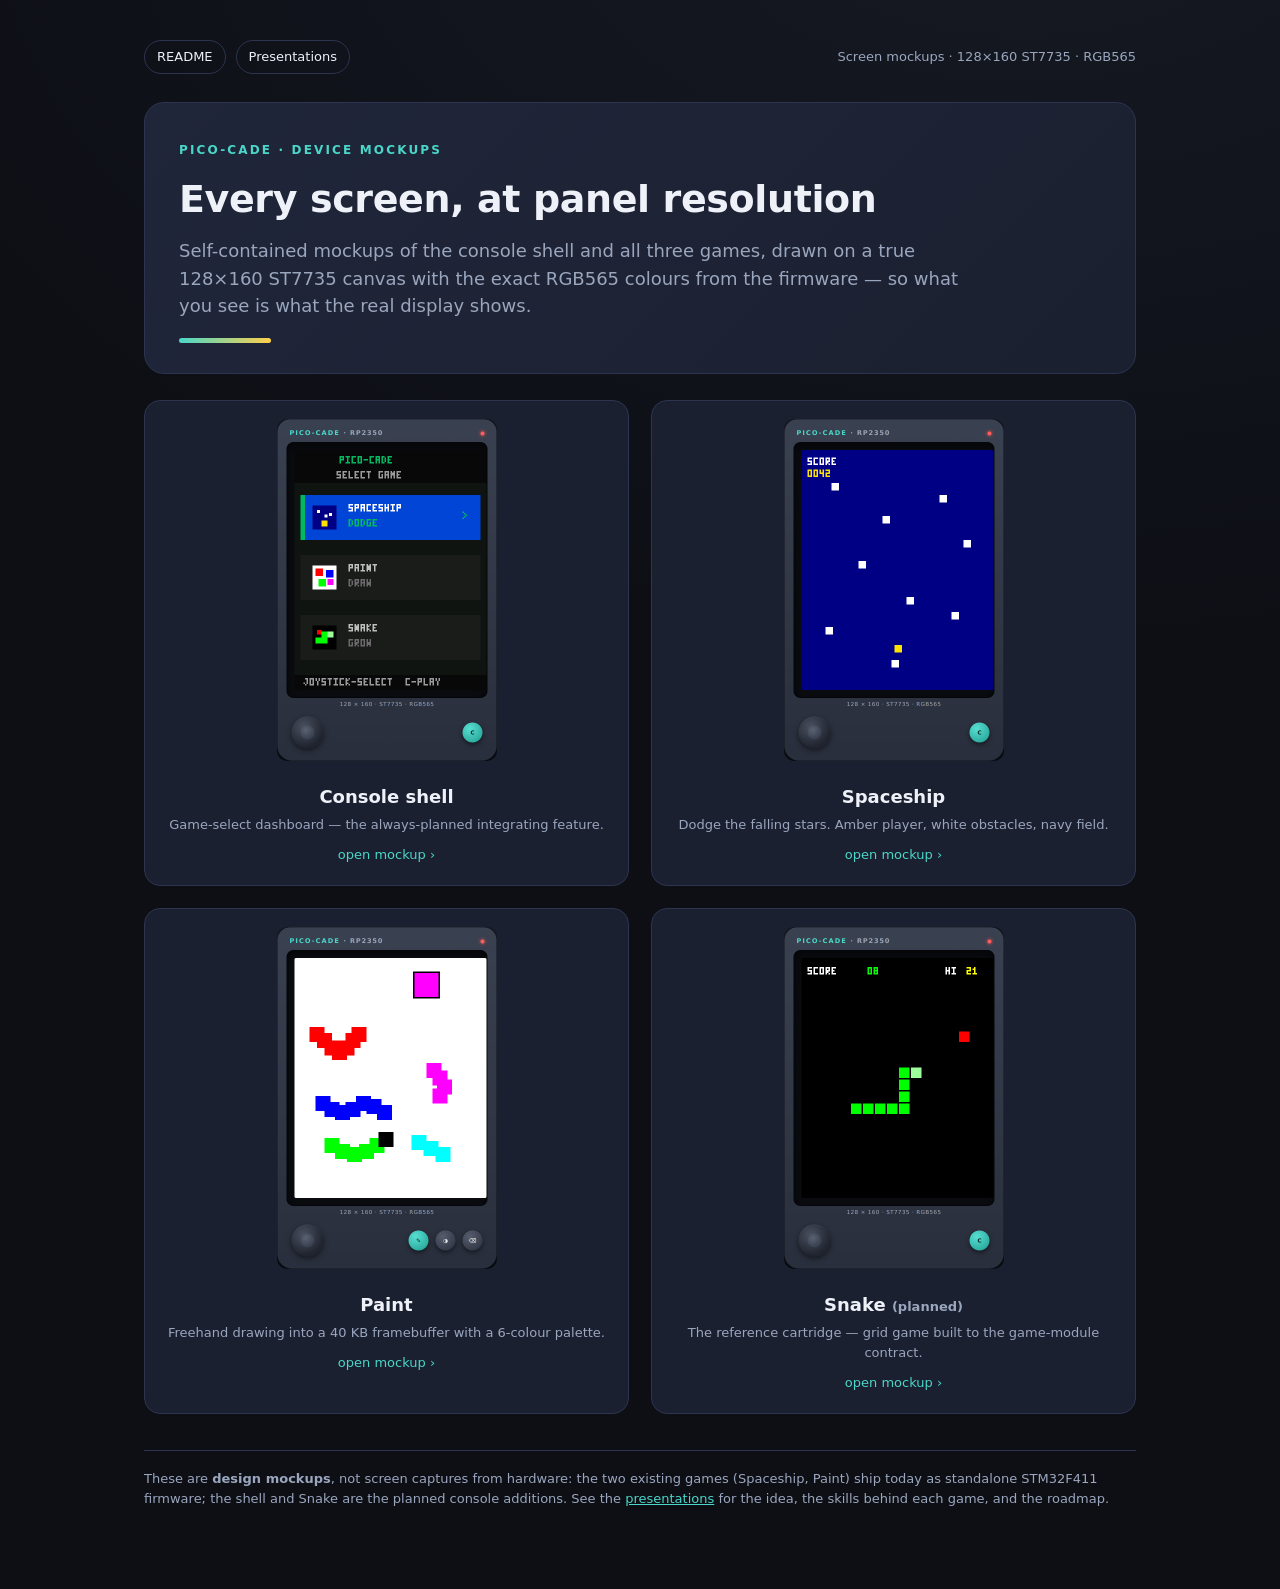
<file: docs/mockups/index.html>
<!doctype html>
<html lang="en">
<head>
<meta charset="utf-8">
<meta name="viewport" content="width=device-width, initial-scale=1">
<title>PICO-CADE — screen mockups</title>
<link rel="stylesheet" href="../presentations/deck.css">
<style>
  .shots { display: grid; grid-template-columns: repeat(2, 1fr); gap: 22px; margin-top: 26px; }
  @media (max-width: 760px) { .shots { grid-template-columns: 1fr; } }
  .shot {
    display: block; text-decoration: none; color: var(--text);
    background: var(--card); border: 1px solid var(--edge);
    border-radius: 16px; padding: 18px; text-align: center;
    transition: border-color .15s, transform .15s;
  }
  .shot:hover { border-color: var(--accent); transform: translateY(-2px); }
  .shot img { width: 220px; max-width: 100%; height: auto; border-radius: 10px; }
  .shot h3 { margin: 14px 0 4px; font-size: 18px; }
  .shot p { margin: 0; color: var(--muted); font-size: 13px; }
  .shot .arrow { color: var(--accent); font-size: 13px; margin-top: 10px; display: inline-block; }
</style>
</head>
<body>
<div class="wrap">
  <nav class="topnav">
    <a href="../../README.md">README</a>
    <a href="../presentations/index.html">Presentations</a>
    <span class="spacer"></span>
    <span class="muted">Screen mockups · 128×160 ST7735 · RGB565</span>
  </nav>

  <header class="hero">
    <span class="tag">PICO-CADE · device mockups</span>
    <h1>Every screen, at panel resolution</h1>
    <p class="lead">Self-contained mockups of the console shell and all three games, drawn on a
    true 128×160 ST7735 canvas with the exact RGB565 colours from the firmware — so what you
    see is what the real display shows.</p>
    <div class="accent-bar"></div>
  </header>

  <div class="shots">
    <a class="shot" href="dashboard.html">
      <img src="dashboard-thumb.png" alt="Console shell game-select screen">
      <h3>Console shell</h3>
      <p>Game-select dashboard — the always-planned integrating feature.</p>
      <span class="arrow">open mockup ›</span>
    </a>
    <a class="shot" href="spaceship.html">
      <img src="spaceship-thumb.png" alt="Spaceship dodge game screen">
      <h3>Spaceship</h3>
      <p>Dodge the falling stars. Amber player, white obstacles, navy field.</p>
      <span class="arrow">open mockup ›</span>
    </a>
    <a class="shot" href="paint.html">
      <img src="paint-thumb.png" alt="Paint freehand drawing screen">
      <h3>Paint</h3>
      <p>Freehand drawing into a 40 KB framebuffer with a 6-colour palette.</p>
      <span class="arrow">open mockup ›</span>
    </a>
    <a class="shot" href="snake.html">
      <img src="snake-thumb.png" alt="Snake game screen">
      <h3>Snake <span class="muted" style="font-size:13px">(planned)</span></h3>
      <p>The reference cartridge — grid game built to the game-module contract.</p>
      <span class="arrow">open mockup ›</span>
    </a>
  </div>

  <div class="foot">
    These are <b>design mockups</b>, not screen captures from hardware: the two existing games
    (Spaceship, Paint) ship today as standalone STM32F411 firmware; the shell and Snake are the
    planned console additions. See the <a href="../presentations/index.html">presentations</a> for
    the idea, the skills behind each game, and the roadmap.
  </div>
</div>
</body>
</html>
</file>
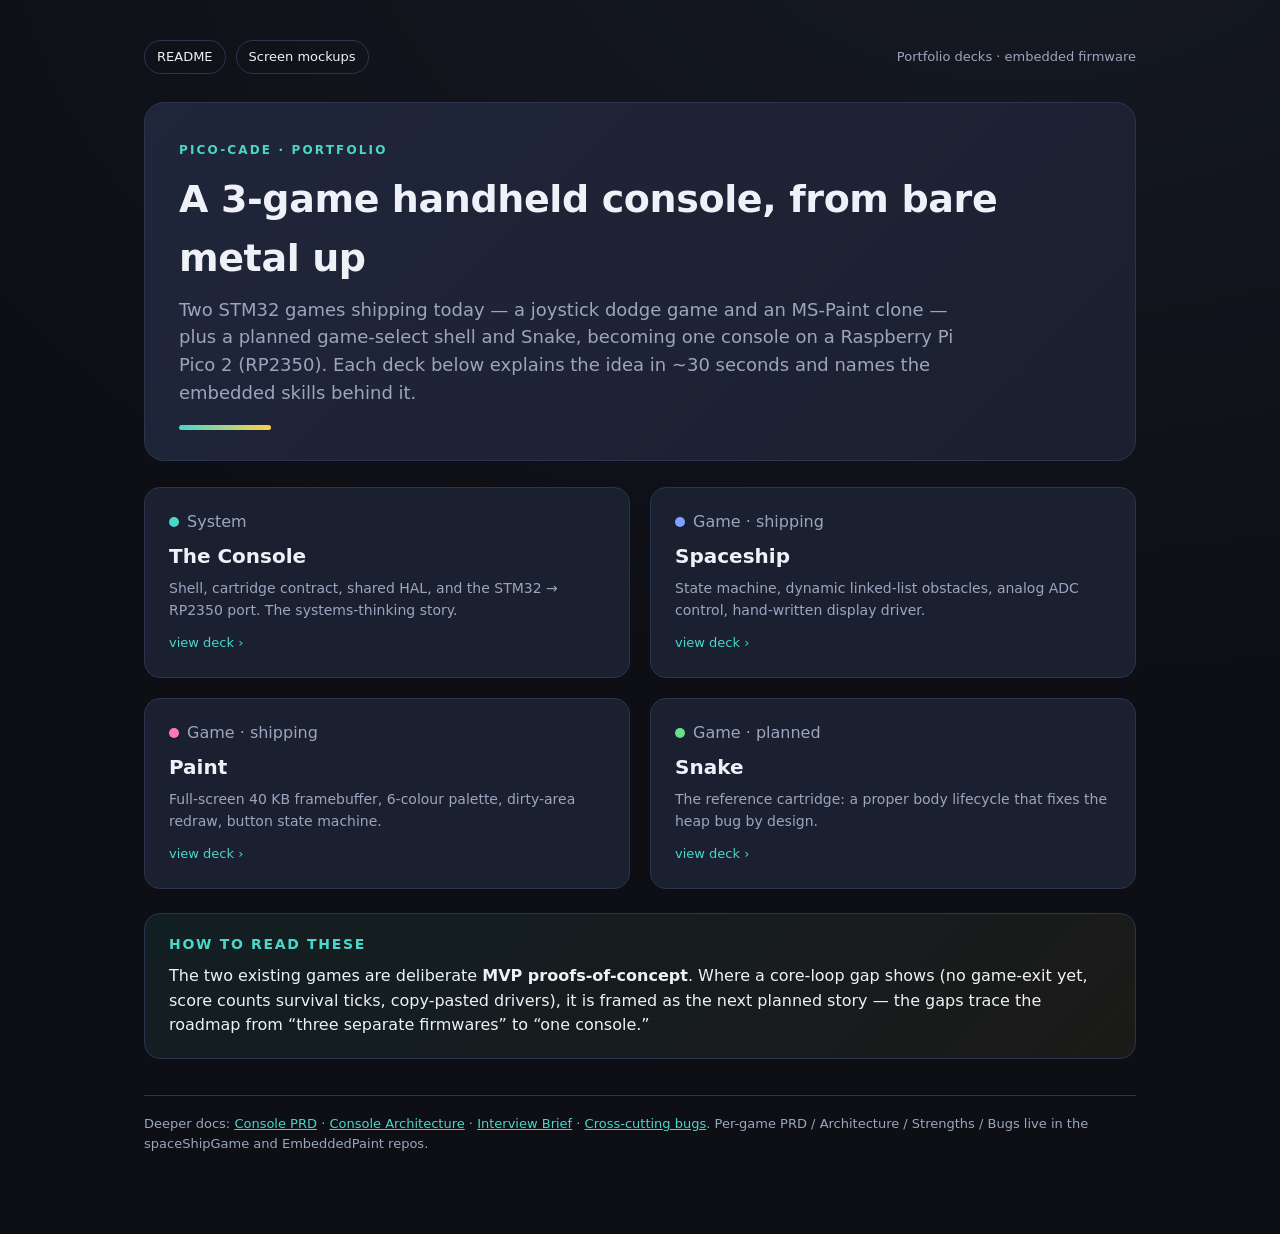
<file: docs/presentations/index.html>
<!doctype html>
<html lang="en">
<head>
<meta charset="utf-8">
<meta name="viewport" content="width=device-width, initial-scale=1">
<title>PICO-CADE — interview presentations</title>
<link rel="stylesheet" href="deck.css">
</head>
<body>
<div class="wrap">
  <nav class="topnav">
    <a href="../../README.md">README</a>
    <a href="../mockups/index.html">Screen mockups</a>
    <span class="spacer"></span>
    <span class="muted">Portfolio decks · embedded firmware</span>
  </nav>

  <header class="hero">
    <span class="tag">PICO-CADE · portfolio</span>
    <h1>A 3-game handheld console, from bare metal up</h1>
    <p class="lead">Two STM32 games shipping today — a joystick dodge game and an MS-Paint clone —
    plus a planned game-select shell and Snake, becoming one console on a Raspberry Pi Pico 2 (RP2350).
    Each deck below explains the idea in ~30 seconds and names the embedded skills behind it.</p>
    <div class="accent-bar"></div>
  </header>

  <div class="gallery">
    <a class="gcard" href="console.html">
      <span class="dot" style="background:var(--console)"></span><span class="muted">System</span>
      <h3>The Console</h3>
      <p>Shell, cartridge contract, shared HAL, and the STM32 → RP2350 port. The systems-thinking story.</p>
      <span class="arrow">view deck ›</span>
    </a>
    <a class="gcard" href="spaceship.html">
      <span class="dot" style="background:var(--space)"></span><span class="muted">Game · shipping</span>
      <h3>Spaceship</h3>
      <p>State machine, dynamic linked-list obstacles, analog ADC control, hand-written display driver.</p>
      <span class="arrow">view deck ›</span>
    </a>
    <a class="gcard" href="paint.html">
      <span class="dot" style="background:var(--paint)"></span><span class="muted">Game · shipping</span>
      <h3>Paint</h3>
      <p>Full-screen 40 KB framebuffer, 6-colour palette, dirty-area redraw, button state machine.</p>
      <span class="arrow">view deck ›</span>
    </a>
    <a class="gcard" href="snake.html">
      <span class="dot" style="background:var(--snake)"></span><span class="muted">Game · planned</span>
      <h3>Snake</h3>
      <p>The reference cartridge: a proper body lifecycle that fixes the heap bug by design.</p>
      <span class="arrow">view deck ›</span>
    </a>
  </div>

  <div class="poc">
    <h2>How to read these</h2>
    <p>The two existing games are deliberate <b>MVP proofs-of-concept</b>. Where a core-loop gap
    shows (no game-exit yet, score counts survival ticks, copy-pasted drivers), it is framed as the
    next planned story — the gaps trace the roadmap from “three separate firmwares” to “one console.”</p>
  </div>

  <div class="foot">
    Deeper docs: <a href="../CONSOLE-PRD.md">Console PRD</a> ·
    <a href="../CONSOLE-ARCHITECTURE.md">Console Architecture</a> ·
    <a href="../INTERVIEW-BRIEF.md">Interview Brief</a> ·
    <a href="../CROSS-CUTTING-IMPROVEMENTS-AND-BUGS.md">Cross-cutting bugs</a>.
    Per-game PRD / Architecture / Strengths / Bugs live in the spaceShipGame and EmbeddedPaint repos.
  </div>
</div>
</body>
</html>
</file>
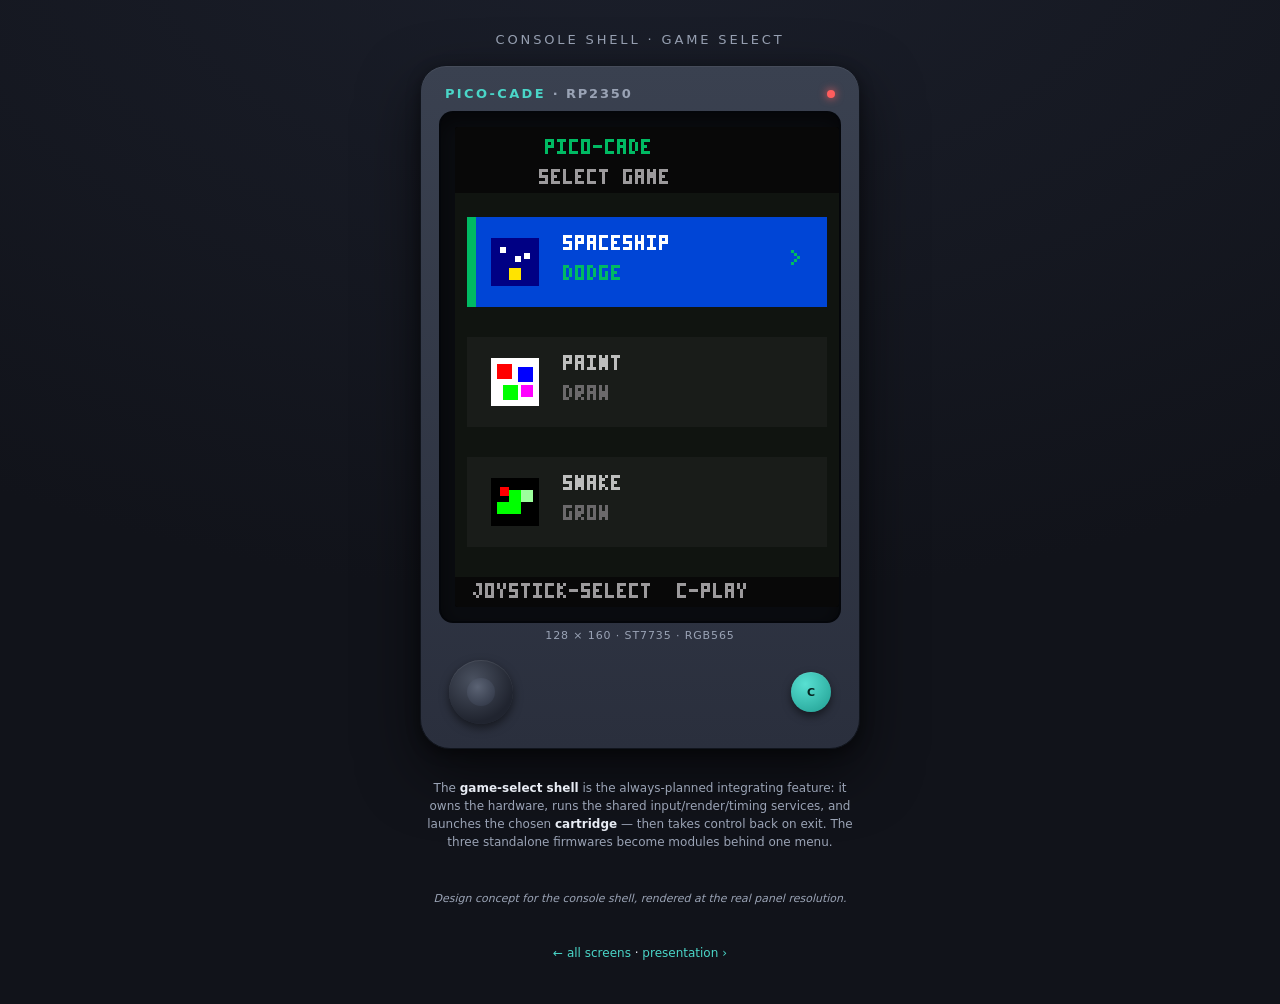
<file: docs/mockups/dashboard.html>
<!doctype html>
<html lang="en">
<head>
<meta charset="utf-8">
<meta name="viewport" content="width=device-width, initial-scale=1">
<title>Dashboard — PICO-CADE game-select shell (128×160 ST7735)</title>
<link rel="stylesheet" href="device.css">
</head>
<body>
<div class="stage">
  <p class="screen-title">Console shell · game select</p>

  <div class="device">
    <div class="brand-row">
      <span class="brand">PICO-CADE <span class="sub">· RP2350</span></span>
      <span class="power-led"></span>
    </div>
    <div class="bezel">
      <canvas class="screen" id="screen" width="128" height="160"></canvas>
    </div>
    <div class="screen-meta">128 × 160 · ST7735 · RGB565</div>
    <div class="controls">
      <div class="stick" title="Analog joystick — move selection"></div>
      <div class="btns">
        <div class="btn accent" title="C — launch selected game">C</div>
      </div>
    </div>
  </div>

  <p class="legend">
    The <b>game-select shell</b> is the always-planned integrating feature: it
    owns the hardware, runs the shared input/render/timing services, and
    launches the chosen <b>cartridge</b> — then takes control back on exit. The
    three standalone firmwares become modules behind one menu.
  </p>
  <p class="note">Design concept for the console shell, rendered at the real panel resolution.</p>
  <p class="backlink"><a href="index.html">← all screens</a> · <a href="../presentations/console.html">presentation ›</a></p>
</div>

<script src="device.js"></script>
<script>
  var ctx = PICO.ctxOf('screen');
  var C = PICO.COL;

  var BG = 0x10A2;      // deep slate background
  var PANEL = 0x18E3;   // menu row panel
  var SEL = 0x05CC;     // accent teal (selection)
  var SELDK = 0x023A;   // dark teal fill

  PICO.fill565(ctx, 0, 0, 128, 160, BG);

  // header
  PICO.fill565(ctx, 0, 0, 128, 22, 0x0841);
  PICO.text(ctx, 'PICO-CADE', 30, 4, SEL, 1);
  PICO.text(ctx, 'SELECT GAME', 28, 14, 0x9CD3, 1);

  // ---- mini 16x16 icon sprites ----
  function iconBox(x, y, bg) { PICO.fill565(ctx, x, y, 16, 16, bg); }

  function iconSpace(x, y) {
    iconBox(x, y, C.SHIP_BG);
    PICO.fill565(ctx, x + 6, y + 10, 4, 4, C.SHIP_PLAYER); // player
    PICO.fill565(ctx, x + 3, y + 3, 2, 2, C.WHITE);
    PICO.fill565(ctx, x + 11, y + 5, 2, 2, C.WHITE);
    PICO.fill565(ctx, x + 8, y + 6, 2, 2, C.WHITE);
  }
  function iconPaint(x, y) {
    iconBox(x, y, C.WHITE);
    PICO.fill565(ctx, x + 2, y + 2, 5, 5, C.RED);
    PICO.fill565(ctx, x + 9, y + 3, 5, 5, C.BLUE);
    PICO.fill565(ctx, x + 4, y + 9, 5, 5, C.GREEN);
    PICO.fill565(ctx, x + 10, y + 9, 4, 4, C.MAGENTA);
  }
  function iconSnake(x, y) {
    iconBox(x, y, C.BLACK);
    PICO.fill565(ctx, x + 2, y + 8, 4, 4, C.GREEN);
    PICO.fill565(ctx, x + 6, y + 8, 4, 4, C.GREEN);
    PICO.fill565(ctx, x + 6, y + 4, 4, 4, C.GREEN);
    PICO.fill565(ctx, x + 10, y + 4, 4, 4, 0x9FF3);
    PICO.fill565(ctx, x + 3, y + 3, 3, 3, C.RED); // food
  }

  // ---- menu rows ----
  var rows = [
    { y: 32, name: 'SPACESHIP', sub: 'DODGE', icon: iconSpace, sel: true },
    { y: 72, name: 'PAINT',     sub: 'DRAW',  icon: iconPaint, sel: false },
    { y: 112, name: 'SNAKE',    sub: 'GROW',  icon: iconSnake, sel: false }
  ];

  for (var i = 0; i < rows.length; i++) {
    var r = rows[i];
    if (r.sel) {
      PICO.fill565(ctx, 4, r.y - 2, 120, 30, SELDK);
      PICO.fill565(ctx, 4, r.y - 2, 3, 30, SEL);   // accent edge
    } else {
      PICO.fill565(ctx, 4, r.y - 2, 120, 30, PANEL);
    }
    r.icon(12, r.y + 5);
    PICO.text(ctx, r.name, 36, r.y + 4, r.sel ? C.WHITE : 0xBDF7, 1);
    PICO.text(ctx, r.sub, 36, r.y + 14, r.sel ? SEL : 0x6B4D, 1);
    if (r.sel) PICO.text(ctx, '>', 112, r.y + 9, SEL, 1);
  }

  // footer hint
  PICO.fill565(ctx, 0, 150, 128, 10, 0x0841);
  PICO.text(ctx, 'JOYSTICK-SELECT  C-PLAY', 6, 152, 0x9CD3, 1);
</script>
</body>
</html>
</file>
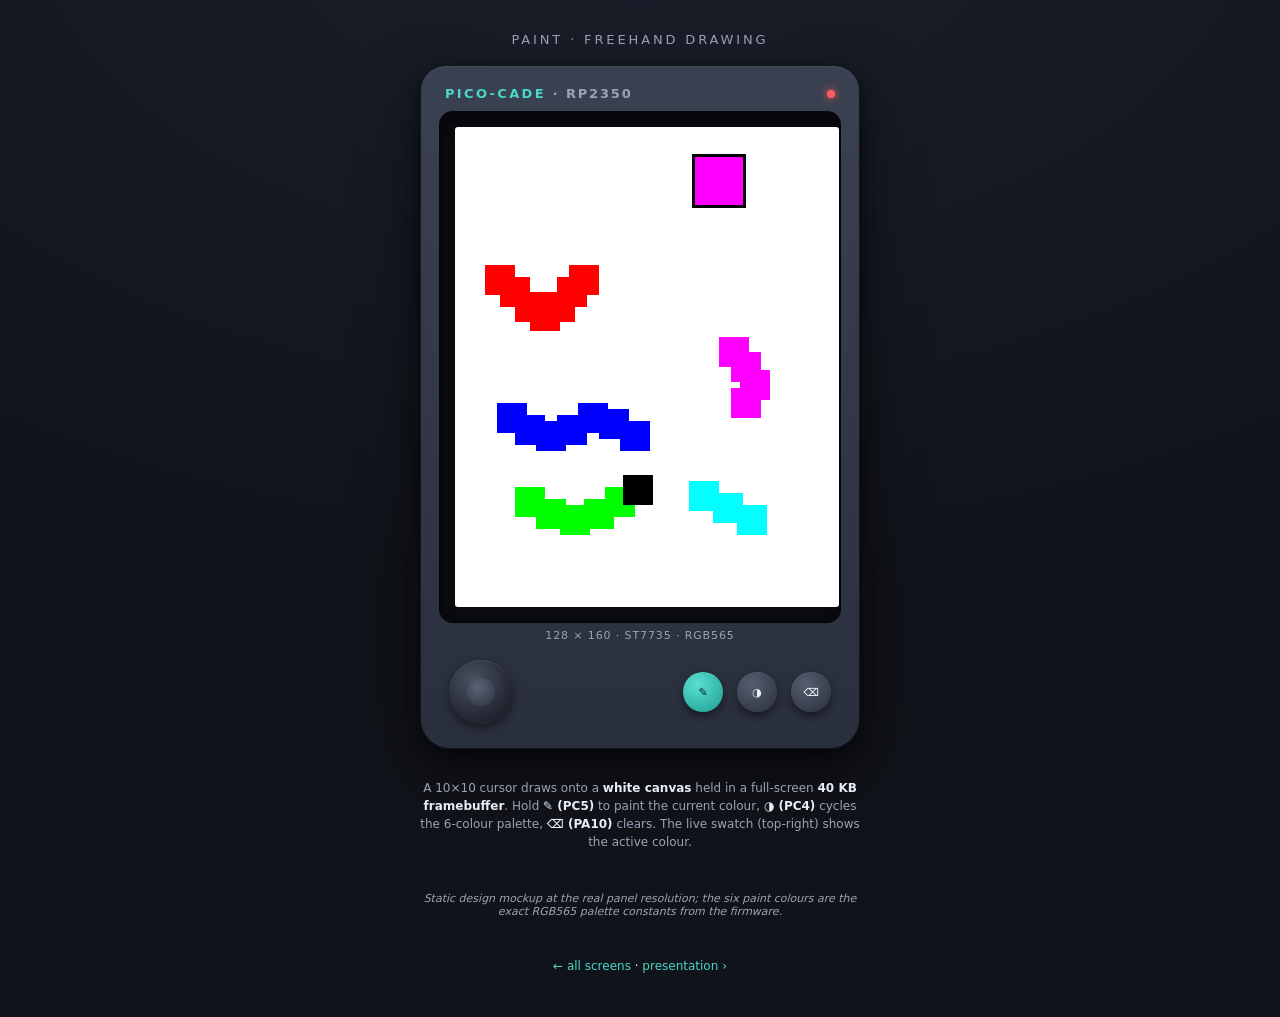
<file: docs/mockups/paint.html>
<!doctype html>
<html lang="en">
<head>
<meta charset="utf-8">
<meta name="viewport" content="width=device-width, initial-scale=1">
<title>Paint — PICO-CADE mockup (128×160 ST7735)</title>
<link rel="stylesheet" href="device.css">
</head>
<body>
<div class="stage">
  <p class="screen-title">Paint · freehand drawing</p>

  <div class="device">
    <div class="brand-row">
      <span class="brand">PICO-CADE <span class="sub">· RP2350</span></span>
      <span class="power-led"></span>
    </div>
    <div class="bezel">
      <canvas class="screen" id="screen" width="128" height="160"></canvas>
    </div>
    <div class="screen-meta">128 × 160 · ST7735 · RGB565</div>
    <div class="controls">
      <div class="stick" title="Analog joystick — moves the 10×10 cursor"></div>
      <div class="btns">
        <div class="btn accent" title="PC5 — hold to paint">✎</div>
        <div class="btn" title="PC4 — cycle colour">◑</div>
        <div class="btn" title="PA10 — clear">⌫</div>
      </div>
    </div>
  </div>

  <p class="legend">
    A 10×10 cursor draws onto a <b>white canvas</b> held in a full-screen
    <b>40 KB framebuffer</b>. Hold <b>✎ (PC5)</b> to paint the current colour,
    <b>◑ (PC4)</b> cycles the 6-colour palette, <b>⌫ (PA10)</b> clears. The live
    swatch (top-right) shows the active colour.
  </p>
  <p class="note">Static design mockup at the real panel resolution; the six paint colours are the exact RGB565 palette constants from the firmware.</p>
  <p class="backlink"><a href="index.html">← all screens</a> · <a href="../presentations/paint.html">presentation ›</a></p>
</div>

<script src="device.js"></script>
<script>
  var ctx = PICO.ctxOf('screen');
  var C = PICO.COL;

  // white canvas
  PICO.fill565(ctx, 0, 0, 128, 160, C.WHITE);

  // helper: a freehand stroke = overlapping 10x10 blocks along a path
  function stroke(pts, color) {
    for (var i = 0; i < pts.length; i++) {
      PICO.fill565(ctx, pts[i][0], pts[i][1], 10, 10, color);
    }
  }

  // red squiggle (upper-left)
  stroke([[10,46],[15,50],[20,55],[25,58],[30,55],[34,50],[38,46]], C.RED);
  // blue wave (middle)
  stroke([[14,92],[20,96],[27,98],[34,96],[41,92],[48,94],[55,98]], C.BLUE);
  // green arc (lower-left to centre)
  stroke([[20,120],[27,124],[35,126],[43,124],[50,120]], C.GREEN);
  // magenta short mark (right)
  stroke([[88,70],[92,75],[95,81],[92,87]], C.MAGENTA);
  // cyan dots (lower-right)
  stroke([[78,118],[86,122],[94,126]], C.CYAN);

  // active-colour swatch UI (firmware draws it at x80..95, y10..25)
  PICO.fill565(ctx, 79, 9, 18, 18, C.BLACK);     // thin frame
  PICO.fill565(ctx, 80, 10, 16, 16, C.MAGENTA);  // current colour

  // black 10x10 cursor near the green arc
  PICO.fill565(ctx, 56, 116, 10, 10, C.BLACK);
</script>
</body>
</html>
</file>
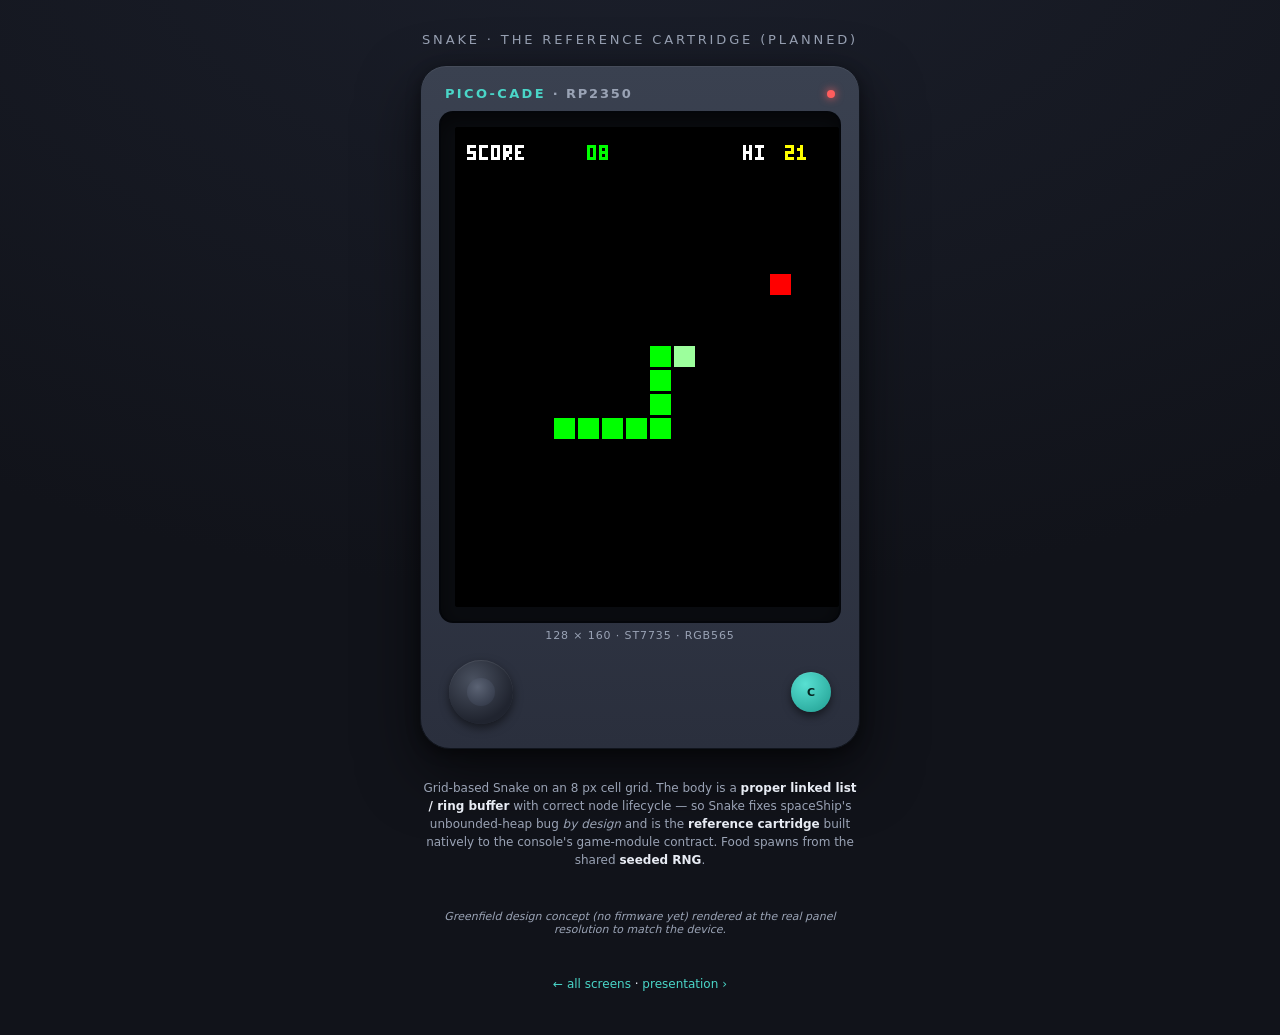
<file: docs/mockups/snake.html>
<!doctype html>
<html lang="en">
<head>
<meta charset="utf-8">
<meta name="viewport" content="width=device-width, initial-scale=1">
<title>Snake — PICO-CADE mockup (128×160 ST7735)</title>
<link rel="stylesheet" href="device.css">
</head>
<body>
<div class="stage">
  <p class="screen-title">Snake · the reference cartridge (planned)</p>

  <div class="device">
    <div class="brand-row">
      <span class="brand">PICO-CADE <span class="sub">· RP2350</span></span>
      <span class="power-led"></span>
    </div>
    <div class="bezel">
      <canvas class="screen" id="screen" width="128" height="160"></canvas>
    </div>
    <div class="screen-meta">128 × 160 · ST7735 · RGB565</div>
    <div class="controls">
      <div class="stick" title="Analog joystick — 4-direction steering"></div>
      <div class="btns">
        <div class="btn accent" title="Start / pause">C</div>
      </div>
    </div>
  </div>

  <p class="legend">
    Grid-based Snake on an 8 px cell grid. The body is a <b>proper linked
    list / ring buffer</b> with correct node lifecycle — so Snake fixes
    spaceShip's unbounded-heap bug <i>by design</i> and is the <b>reference
    cartridge</b> built natively to the console's game-module contract.
    Food spawns from the shared <b>seeded RNG</b>.
  </p>
  <p class="note">Greenfield design concept (no firmware yet) rendered at the real panel resolution to match the device.</p>
  <p class="backlink"><a href="index.html">← all screens</a> · <a href="../presentations/snake.html">presentation ›</a></p>
</div>

<script src="device.js"></script>
<script>
  var ctx = PICO.ctxOf('screen');
  var C = PICO.COL;
  var C_DKGRID = 0x0841;  // very dark grid line
  var C_SNAKE = C.GREEN;
  var C_HEAD = 0x9FF3;    // light green head
  var C_FOOD = C.RED;
  var CELL = 8;

  // dark field
  PICO.fill565(ctx, 0, 0, 128, 160, C.BLACK);

  // faint grid (play area below the HUD strip)
  var top = 24;
  for (var x = 0; x <= 128; x += CELL) PICO.fill565(ctx, x, top, 1, 160 - top, C_DKGRID);
  for (var y = top; y <= 160; y += CELL) PICO.fill565(ctx, 0, y, 128, 1, C_DKGRID);

  function cell(cx, cy, color) {
    PICO.fill565(ctx, cx * CELL + 1, cy * CELL + 1, CELL - 1, CELL - 1, color);
  }

  // snake body (cells), head last/brightest — an L shape
  var body = [[4,12],[5,12],[6,12],[7,12],[8,12],[8,11],[8,10],[8,9],[9,9]];
  for (var i = 0; i < body.length - 1; i++) cell(body[i][0], body[i][1], C_SNAKE);
  var h = body[body.length - 1];
  cell(h[0], h[1], C_HEAD);

  // food
  cell(13, 6, C_FOOD);

  // HUD
  PICO.text(ctx, 'SCORE', 4, 6, C.WHITE, 1);
  PICO.text(ctx, '08', 44, 6, C.GREEN, 1);
  PICO.text(ctx, 'HI', 96, 6, C.WHITE, 1);
  PICO.text(ctx, '21', 110, 6, C.YELLOW, 1);
</script>
</body>
</html>
</file>
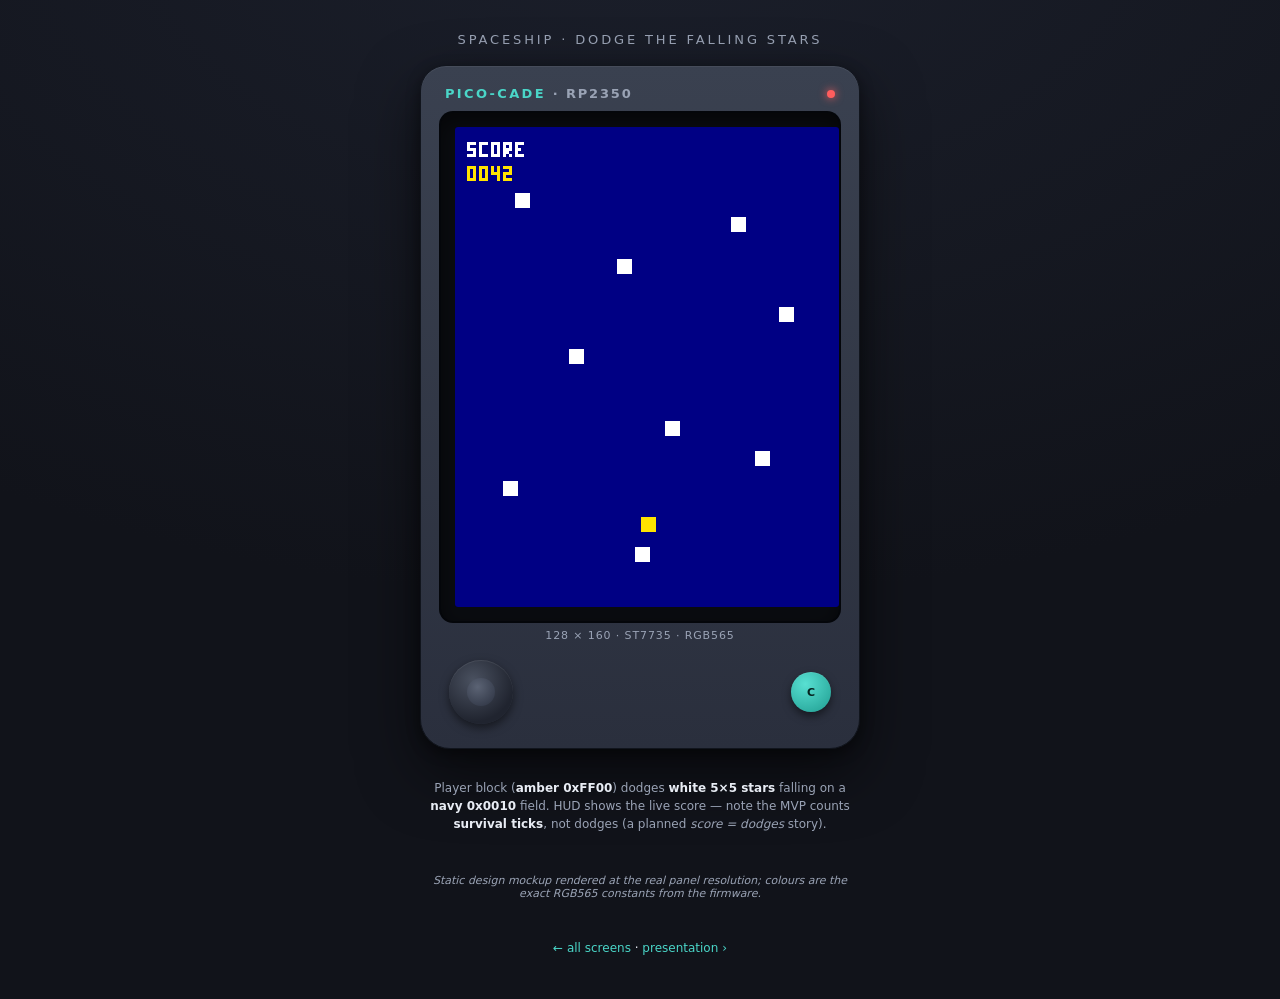
<file: docs/mockups/spaceship.html>
<!doctype html>
<html lang="en">
<head>
<meta charset="utf-8">
<meta name="viewport" content="width=device-width, initial-scale=1">
<title>Spaceship — PICO-CADE mockup (128×160 ST7735)</title>
<link rel="stylesheet" href="device.css">
</head>
<body>
<div class="stage">
  <p class="screen-title">Spaceship · dodge the falling stars</p>

  <div class="device">
    <div class="brand-row">
      <span class="brand">PICO-CADE <span class="sub">· RP2350</span></span>
      <span class="power-led"></span>
    </div>
    <div class="bezel">
      <canvas class="screen" id="screen" width="128" height="160"></canvas>
    </div>
    <div class="screen-meta">128 × 160 · ST7735 · RGB565</div>
    <div class="controls">
      <div class="stick" title="Analog joystick — PA1 / PB1"></div>
      <div class="btns">
        <div class="btn accent" title="PA10 — start">C</div>
      </div>
    </div>
  </div>

  <p class="legend">
    Player block (<b>amber 0xFF00</b>) dodges <b>white 5×5 stars</b> falling on a
    <b>navy 0x0010</b> field. HUD shows the live score — note the MVP counts
    <b>survival ticks</b>, not dodges (a planned <i>score = dodges</i> story).
  </p>
  <p class="note">Static design mockup rendered at the real panel resolution; colours are the exact RGB565 constants from the firmware.</p>
  <p class="backlink"><a href="index.html">← all screens</a> · <a href="../presentations/spaceship.html">presentation ›</a></p>
</div>

<script src="device.js"></script>
<script>
  var ctx = PICO.ctxOf('screen');
  var C = PICO.COL;

  // background field
  PICO.fill565(ctx, 0, 0, 128, 160, C.SHIP_BG);

  // falling stars (white 5x5), scattered down the field
  var stars = [[20,22],[54,44],[92,30],[38,74],[108,60],[70,98],[16,118],[100,108],[60,140]];
  for (var i = 0; i < stars.length; i++) {
    PICO.fill565(ctx, stars[i][0], stars[i][1], 5, 5, C.WHITE);
  }

  // player block (amber 5x5) near bottom-centre
  PICO.fill565(ctx, 62, 130, 5, 5, C.SHIP_PLAYER);

  // HUD
  PICO.text(ctx, 'SCORE', 4, 5, C.WHITE, 1);
  PICO.text(ctx, '0042', 4, 13, C.SHIP_PLAYER, 1);
</script>
</body>
</html>
</file>
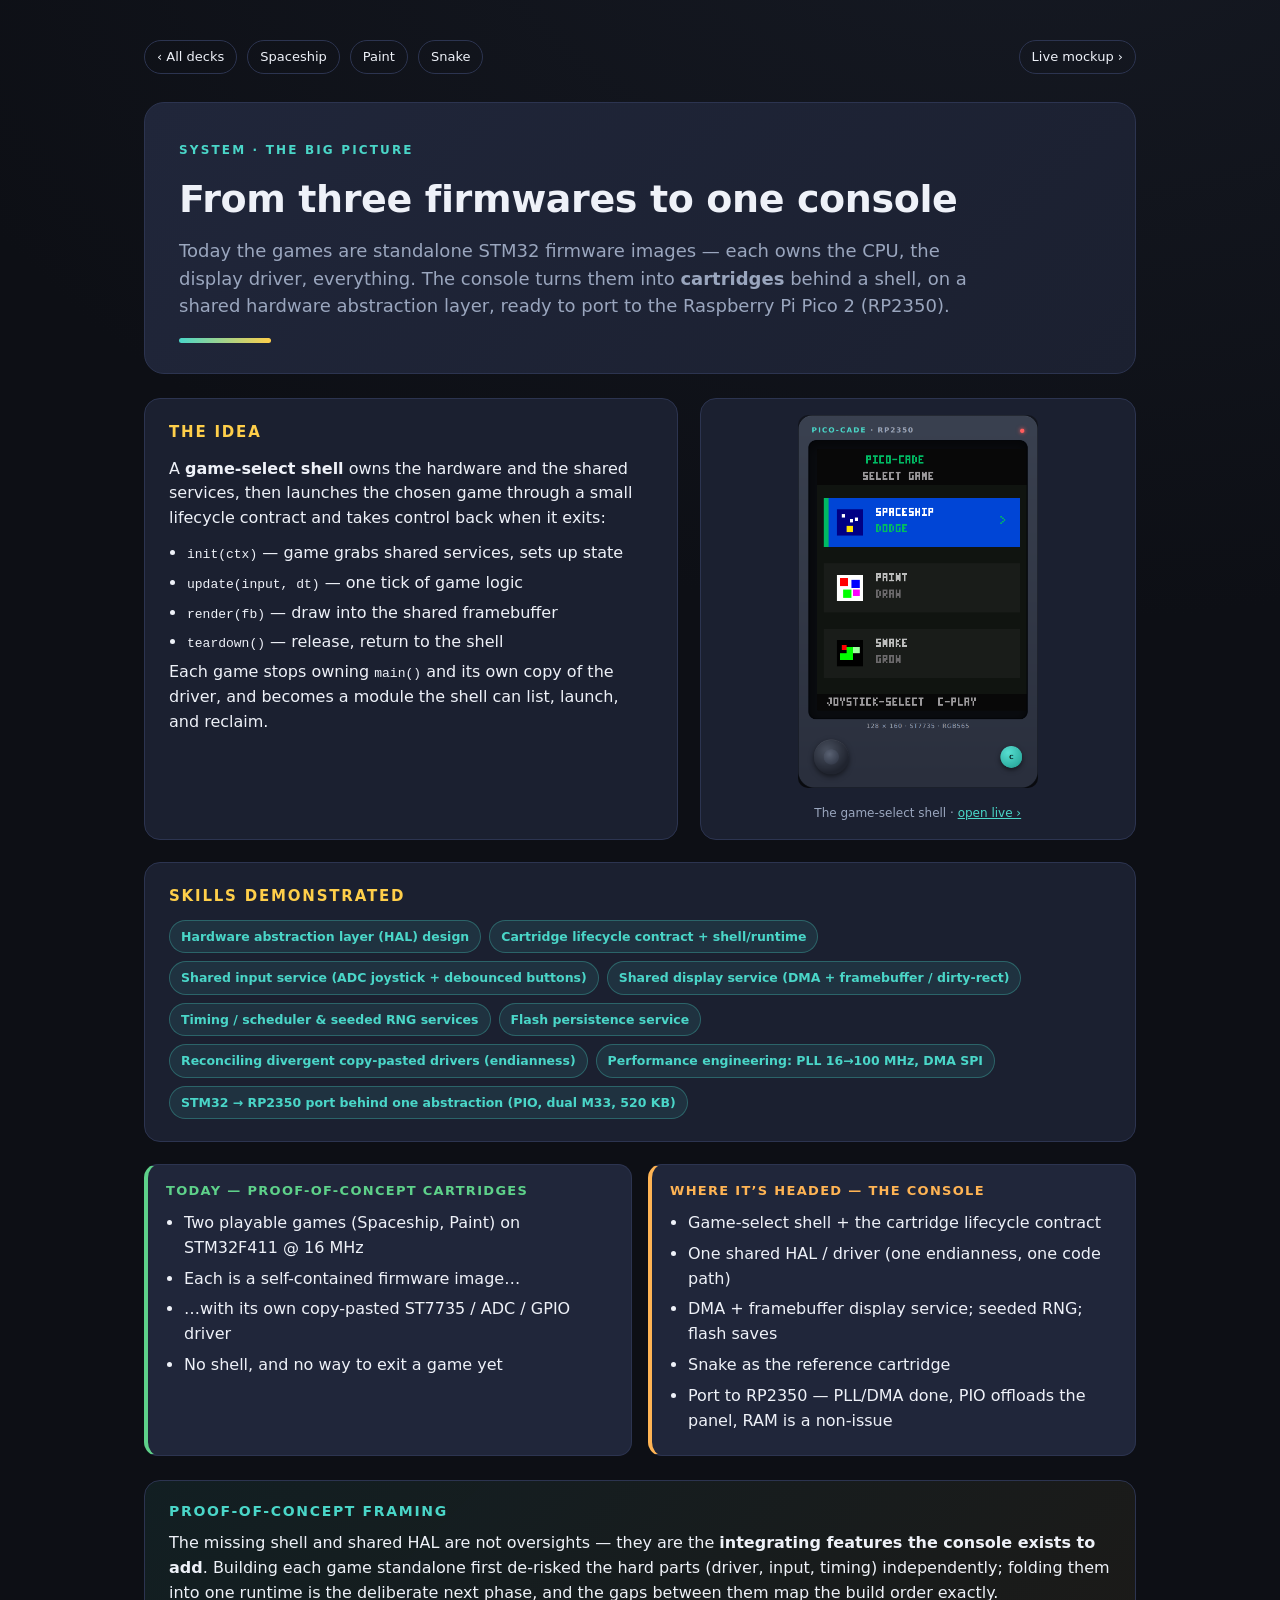
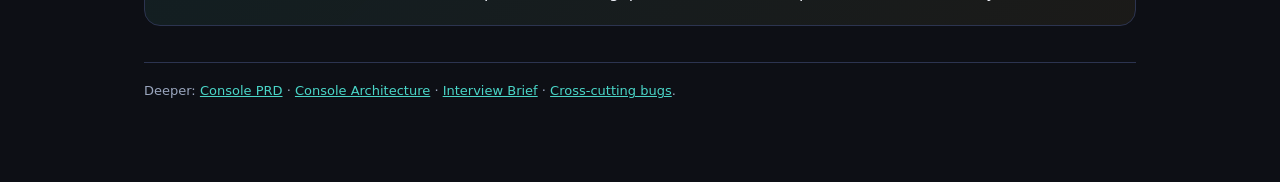
<file: docs/presentations/console.html>
<!doctype html>
<html lang="en">
<head>
<meta charset="utf-8">
<meta name="viewport" content="width=device-width, initial-scale=1">
<title>The Console — PICO-CADE presentation</title>
<link rel="stylesheet" href="deck.css">
</head>
<body>
<div class="wrap">
  <nav class="topnav">
    <a href="index.html">‹ All decks</a>
    <a href="spaceship.html">Spaceship</a>
    <a href="paint.html">Paint</a>
    <a href="snake.html">Snake</a>
    <span class="spacer"></span>
    <a href="../mockups/dashboard.html">Live mockup ›</a>
  </nav>

  <header class="hero">
    <span class="tag">System · the big picture</span>
    <h1>From three firmwares to one console</h1>
    <p class="lead">Today the games are standalone STM32 firmware images — each owns the CPU, the
    display driver, everything. The console turns them into <b>cartridges</b> behind a shell, on a
    shared hardware abstraction layer, ready to port to the Raspberry Pi Pico 2 (RP2350).</p>
    <div class="accent-bar"></div>
  </header>

  <div class="grid">
    <div class="card">
      <h2>The idea</h2>
      <p>A <b>game-select shell</b> owns the hardware and the shared services, then launches the
      chosen game through a small lifecycle contract and takes control back when it exits:</p>
      <ul>
        <li><code>init(ctx)</code> — game grabs shared services, sets up state</li>
        <li><code>update(input, dt)</code> — one tick of game logic</li>
        <li><code>render(fb)</code> — draw into the shared framebuffer</li>
        <li><code>teardown()</code> — release, return to the shell</li>
      </ul>
      <p class="muted">Each game stops owning <code>main()</code> and its own copy of the driver,
      and becomes a module the shell can list, launch, and reclaim.</p>
    </div>
    <div class="preview">
      <a href="../mockups/dashboard.html"><img src="../mockups/dashboard-thumb.png" alt="Console shell mockup" style="width:240px;max-width:100%;border-radius:10px"></a>
      <div class="cap">The game-select shell · <a href="../mockups/dashboard.html">open live ›</a></div>
    </div>
  </div>

  <div class="card" style="margin-top:22px">
    <h2>Skills demonstrated</h2>
    <div class="chips">
      <span class="chip">Hardware abstraction layer (HAL) design</span>
      <span class="chip">Cartridge lifecycle contract + shell/runtime</span>
      <span class="chip">Shared input service (ADC joystick + debounced buttons)</span>
      <span class="chip">Shared display service (DMA + framebuffer / dirty-rect)</span>
      <span class="chip">Timing / scheduler &amp; seeded RNG services</span>
      <span class="chip">Flash persistence service</span>
      <span class="chip">Reconciling divergent copy-pasted drivers (endianness)</span>
      <span class="chip">Performance engineering: PLL 16→100&nbsp;MHz, DMA SPI</span>
      <span class="chip">STM32 → RP2350 port behind one abstraction (PIO, dual M33, 520&nbsp;KB)</span>
    </div>
  </div>

  <div class="road" style="margin-top:22px">
    <div class="col now">
      <h4>Today — proof-of-concept cartridges</h4>
      <ul>
        <li>Two playable games (Spaceship, Paint) on STM32F411 @ 16&nbsp;MHz</li>
        <li>Each is a self-contained firmware image…</li>
        <li>…with its own copy-pasted ST7735 / ADC / GPIO driver</li>
        <li>No shell, and no way to exit a game yet</li>
      </ul>
    </div>
    <div class="col next">
      <h4>Where it’s headed — the console</h4>
      <ul>
        <li>Game-select shell + the cartridge lifecycle contract</li>
        <li>One shared HAL / driver (one endianness, one code path)</li>
        <li>DMA + framebuffer display service; seeded RNG; flash saves</li>
        <li>Snake as the reference cartridge</li>
        <li>Port to RP2350 — PLL/DMA done, PIO offloads the panel, RAM is a non-issue</li>
      </ul>
    </div>
  </div>

  <div class="poc">
    <h2>Proof-of-concept framing</h2>
    <p>The missing shell and shared HAL are not oversights — they are the <b>integrating features
    the console exists to add</b>. Building each game standalone first de-risked the hard parts
    (driver, input, timing) independently; folding them into one runtime is the deliberate next phase,
    and the gaps between them map the build order exactly.</p>
  </div>

  <div class="foot">
    Deeper: <a href="../CONSOLE-PRD.md">Console PRD</a> ·
    <a href="../CONSOLE-ARCHITECTURE.md">Console Architecture</a> ·
    <a href="../INTERVIEW-BRIEF.md">Interview Brief</a> ·
    <a href="../CROSS-CUTTING-IMPROVEMENTS-AND-BUGS.md">Cross-cutting bugs</a>.
  </div>
</div>
</body>
</html>
</file>
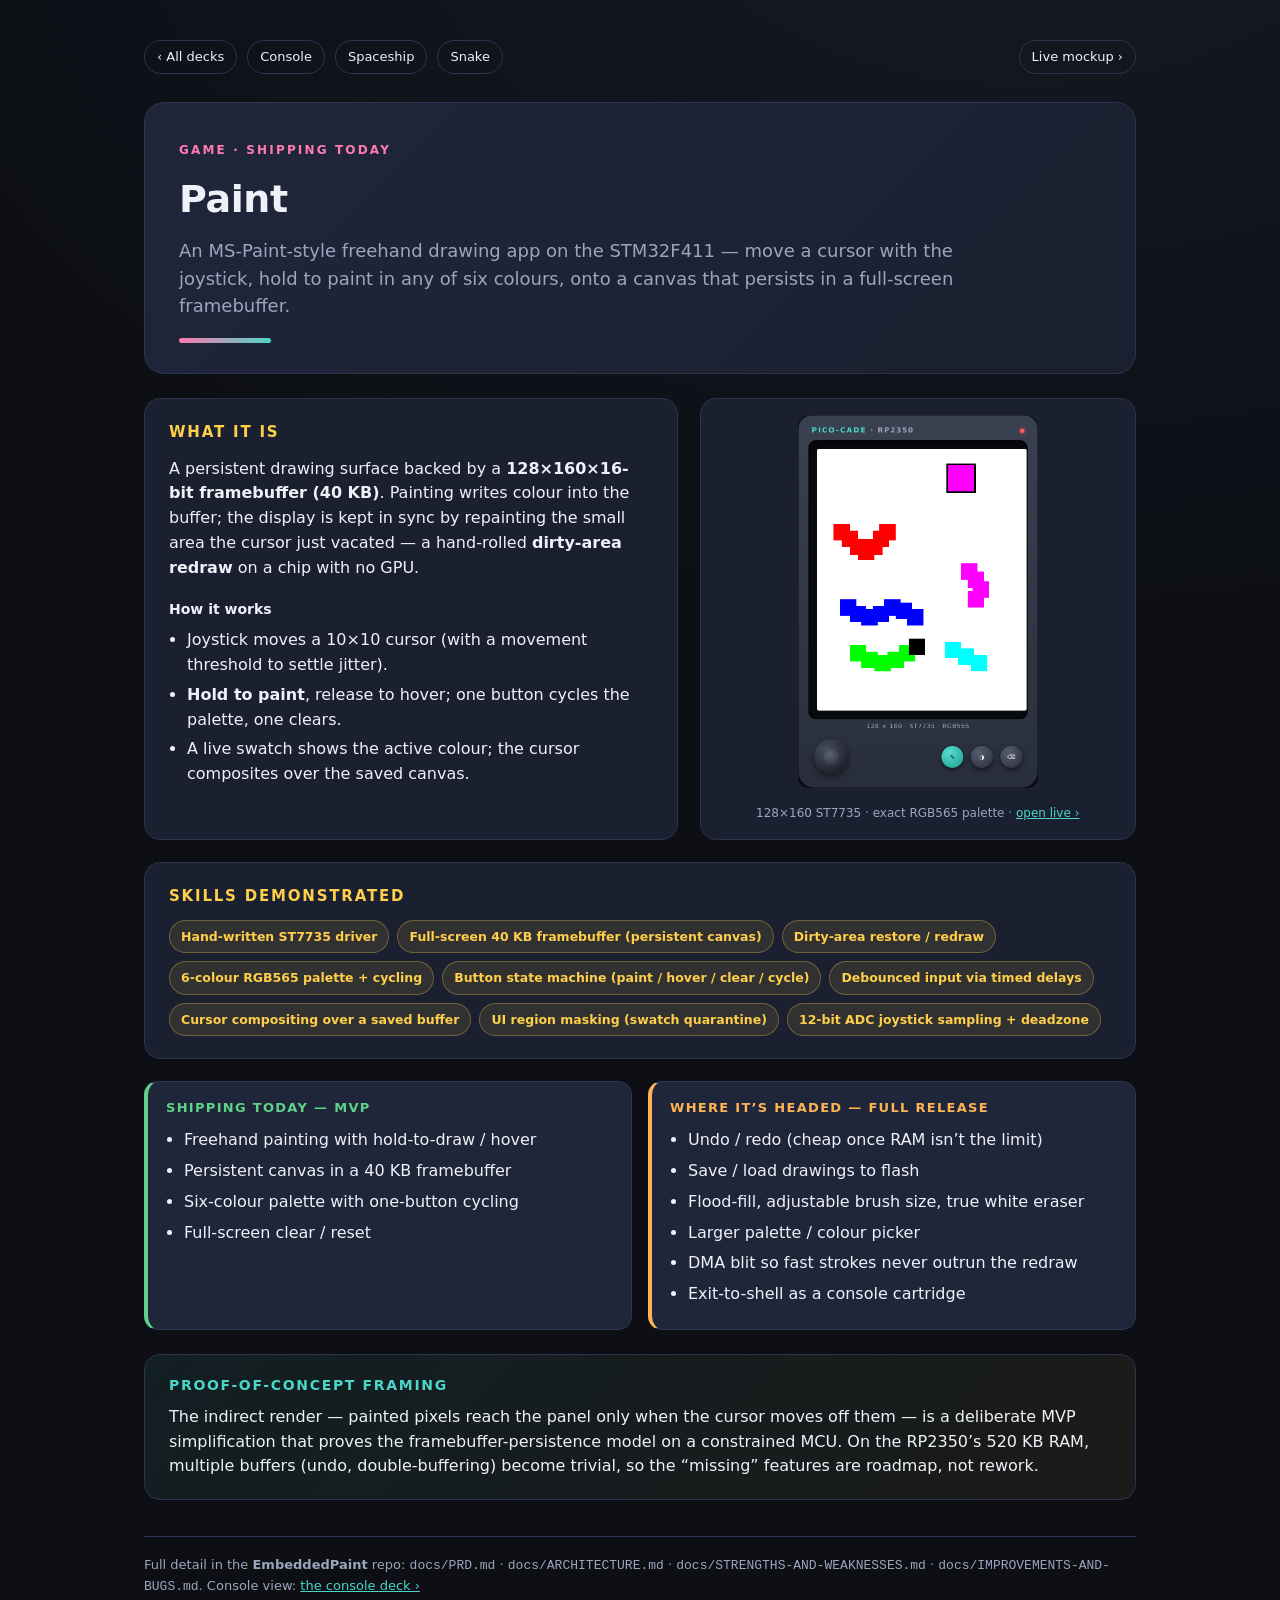
<file: docs/presentations/paint.html>
<!doctype html>
<html lang="en">
<head>
<meta charset="utf-8">
<meta name="viewport" content="width=device-width, initial-scale=1">
<title>Paint — PICO-CADE presentation</title>
<link rel="stylesheet" href="deck.css">
</head>
<body>
<div class="wrap">
  <nav class="topnav">
    <a href="index.html">‹ All decks</a>
    <a href="console.html">Console</a>
    <a href="spaceship.html">Spaceship</a>
    <a href="snake.html">Snake</a>
    <span class="spacer"></span>
    <a href="../mockups/paint.html">Live mockup ›</a>
  </nav>

  <header class="hero">
    <span class="tag" style="color:var(--paint)">Game · shipping today</span>
    <h1>Paint</h1>
    <p class="lead">An MS-Paint-style freehand drawing app on the STM32F411 — move a cursor with the
    joystick, hold to paint in any of six colours, onto a canvas that persists in a full-screen
    framebuffer.</p>
    <div class="accent-bar" style="background:linear-gradient(90deg,var(--paint),var(--accent))"></div>
  </header>

  <div class="grid">
    <div class="card">
      <h2>What it is</h2>
      <p>A persistent drawing surface backed by a <b>128×160×16-bit framebuffer (40&nbsp;KB)</b>.
      Painting writes colour into the buffer; the display is kept in sync by repainting the small
      area the cursor just vacated — a hand-rolled <b>dirty-area redraw</b> on a chip with no GPU.</p>
      <h3>How it works</h3>
      <ul>
        <li>Joystick moves a 10×10 cursor (with a movement threshold to settle jitter).</li>
        <li><b>Hold to paint</b>, release to hover; one button cycles the palette, one clears.</li>
        <li>A live swatch shows the active colour; the cursor composites over the saved canvas.</li>
      </ul>
    </div>
    <div class="preview">
      <a href="../mockups/paint.html"><img src="../mockups/paint-thumb.png" alt="Paint screen mockup" style="width:240px;max-width:100%;border-radius:10px"></a>
      <div class="cap">128×160 ST7735 · exact RGB565 palette · <a href="../mockups/paint.html">open live ›</a></div>
    </div>
  </div>

  <div class="card" style="margin-top:22px">
    <h2>Skills demonstrated</h2>
    <div class="chips">
      <span class="chip alt">Hand-written ST7735 driver</span>
      <span class="chip alt">Full-screen 40&nbsp;KB framebuffer (persistent canvas)</span>
      <span class="chip alt">Dirty-area restore / redraw</span>
      <span class="chip alt">6-colour RGB565 palette + cycling</span>
      <span class="chip alt">Button state machine (paint / hover / clear / cycle)</span>
      <span class="chip alt">Debounced input via timed delays</span>
      <span class="chip alt">Cursor compositing over a saved buffer</span>
      <span class="chip alt">UI region masking (swatch quarantine)</span>
      <span class="chip alt">12-bit ADC joystick sampling + deadzone</span>
    </div>
  </div>

  <div class="road" style="margin-top:22px">
    <div class="col now">
      <h4>Shipping today — MVP</h4>
      <ul>
        <li>Freehand painting with hold-to-draw / hover</li>
        <li>Persistent canvas in a 40 KB framebuffer</li>
        <li>Six-colour palette with one-button cycling</li>
        <li>Full-screen clear / reset</li>
      </ul>
    </div>
    <div class="col next">
      <h4>Where it’s headed — Full release</h4>
      <ul>
        <li>Undo / redo (cheap once RAM isn’t the limit)</li>
        <li>Save / load drawings to flash</li>
        <li>Flood-fill, adjustable brush size, true white eraser</li>
        <li>Larger palette / colour picker</li>
        <li>DMA blit so fast strokes never outrun the redraw</li>
        <li>Exit-to-shell as a console cartridge</li>
      </ul>
    </div>
  </div>

  <div class="poc">
    <h2>Proof-of-concept framing</h2>
    <p>The indirect render — painted pixels reach the panel only when the cursor moves off them —
    is a deliberate MVP simplification that proves the framebuffer-persistence model on a constrained
    MCU. On the RP2350’s 520 KB RAM, multiple buffers (undo, double-buffering) become trivial, so the
    “missing” features are roadmap, not rework.</p>
  </div>

  <div class="foot">
    Full detail in the <b>EmbeddedPaint</b> repo: <code>docs/PRD.md</code> ·
    <code>docs/ARCHITECTURE.md</code> · <code>docs/STRENGTHS-AND-WEAKNESSES.md</code> ·
    <code>docs/IMPROVEMENTS-AND-BUGS.md</code>. Console view:
    <a href="console.html">the console deck ›</a>
  </div>
</div>
</body>
</html>
</file>
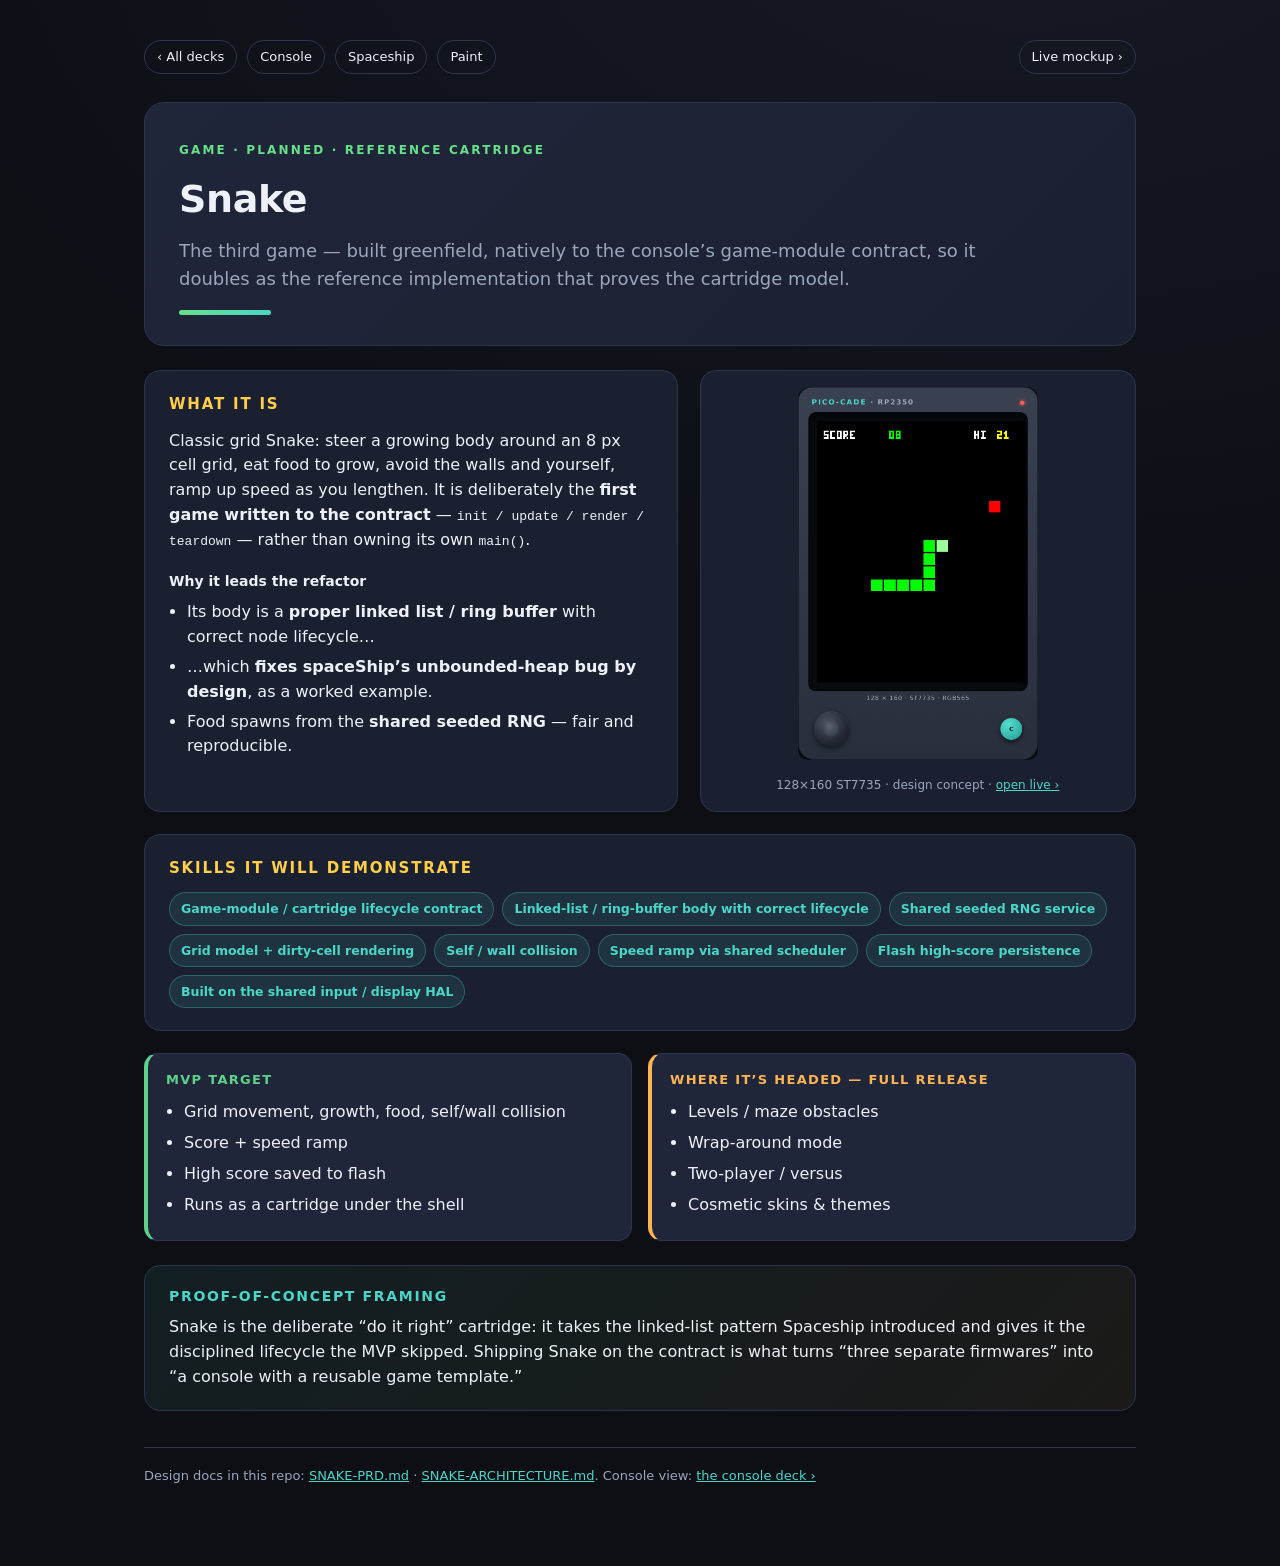
<file: docs/presentations/snake.html>
<!doctype html>
<html lang="en">
<head>
<meta charset="utf-8">
<meta name="viewport" content="width=device-width, initial-scale=1">
<title>Snake — PICO-CADE presentation</title>
<link rel="stylesheet" href="deck.css">
</head>
<body>
<div class="wrap">
  <nav class="topnav">
    <a href="index.html">‹ All decks</a>
    <a href="console.html">Console</a>
    <a href="spaceship.html">Spaceship</a>
    <a href="paint.html">Paint</a>
    <span class="spacer"></span>
    <a href="../mockups/snake.html">Live mockup ›</a>
  </nav>

  <header class="hero">
    <span class="tag" style="color:var(--snake)">Game · planned · reference cartridge</span>
    <h1>Snake</h1>
    <p class="lead">The third game — built greenfield, natively to the console’s game-module
    contract, so it doubles as the reference implementation that proves the cartridge model.</p>
    <div class="accent-bar" style="background:linear-gradient(90deg,var(--snake),var(--accent))"></div>
  </header>

  <div class="grid">
    <div class="card">
      <h2>What it is</h2>
      <p>Classic grid Snake: steer a growing body around an 8&nbsp;px cell grid, eat food to grow,
      avoid the walls and yourself, ramp up speed as you lengthen. It is deliberately the
      <b>first game written to the contract</b> — <code>init / update / render / teardown</code> —
      rather than owning its own <code>main()</code>.</p>
      <h3>Why it leads the refactor</h3>
      <ul>
        <li>Its body is a <b>proper linked list / ring buffer</b> with correct node lifecycle…</li>
        <li>…which <b>fixes spaceShip’s unbounded-heap bug by design</b>, as a worked example.</li>
        <li>Food spawns from the <b>shared seeded RNG</b> — fair and reproducible.</li>
      </ul>
    </div>
    <div class="preview">
      <a href="../mockups/snake.html"><img src="../mockups/snake-thumb.png" alt="Snake screen mockup" style="width:240px;max-width:100%;border-radius:10px"></a>
      <div class="cap">128×160 ST7735 · design concept · <a href="../mockups/snake.html">open live ›</a></div>
    </div>
  </div>

  <div class="card" style="margin-top:22px">
    <h2>Skills it will demonstrate</h2>
    <div class="chips">
      <span class="chip">Game-module / cartridge lifecycle contract</span>
      <span class="chip">Linked-list / ring-buffer body with correct lifecycle</span>
      <span class="chip">Shared seeded RNG service</span>
      <span class="chip">Grid model + dirty-cell rendering</span>
      <span class="chip">Self / wall collision</span>
      <span class="chip">Speed ramp via shared scheduler</span>
      <span class="chip">Flash high-score persistence</span>
      <span class="chip">Built on the shared input / display HAL</span>
    </div>
  </div>

  <div class="road" style="margin-top:22px">
    <div class="col now">
      <h4>MVP target</h4>
      <ul>
        <li>Grid movement, growth, food, self/wall collision</li>
        <li>Score + speed ramp</li>
        <li>High score saved to flash</li>
        <li>Runs as a cartridge under the shell</li>
      </ul>
    </div>
    <div class="col next">
      <h4>Where it’s headed — Full release</h4>
      <ul>
        <li>Levels / maze obstacles</li>
        <li>Wrap-around mode</li>
        <li>Two-player / versus</li>
        <li>Cosmetic skins &amp; themes</li>
      </ul>
    </div>
  </div>

  <div class="poc">
    <h2>Proof-of-concept framing</h2>
    <p>Snake is the deliberate “do it right” cartridge: it takes the linked-list pattern Spaceship
    introduced and gives it the disciplined lifecycle the MVP skipped. Shipping Snake on the contract
    is what turns “three separate firmwares” into “a console with a reusable game template.”</p>
  </div>

  <div class="foot">
    Design docs in this repo: <a href="../SNAKE-PRD.md">SNAKE-PRD.md</a> ·
    <a href="../SNAKE-ARCHITECTURE.md">SNAKE-ARCHITECTURE.md</a>. Console view:
    <a href="console.html">the console deck ›</a>
  </div>
</div>
</body>
</html>
</file>
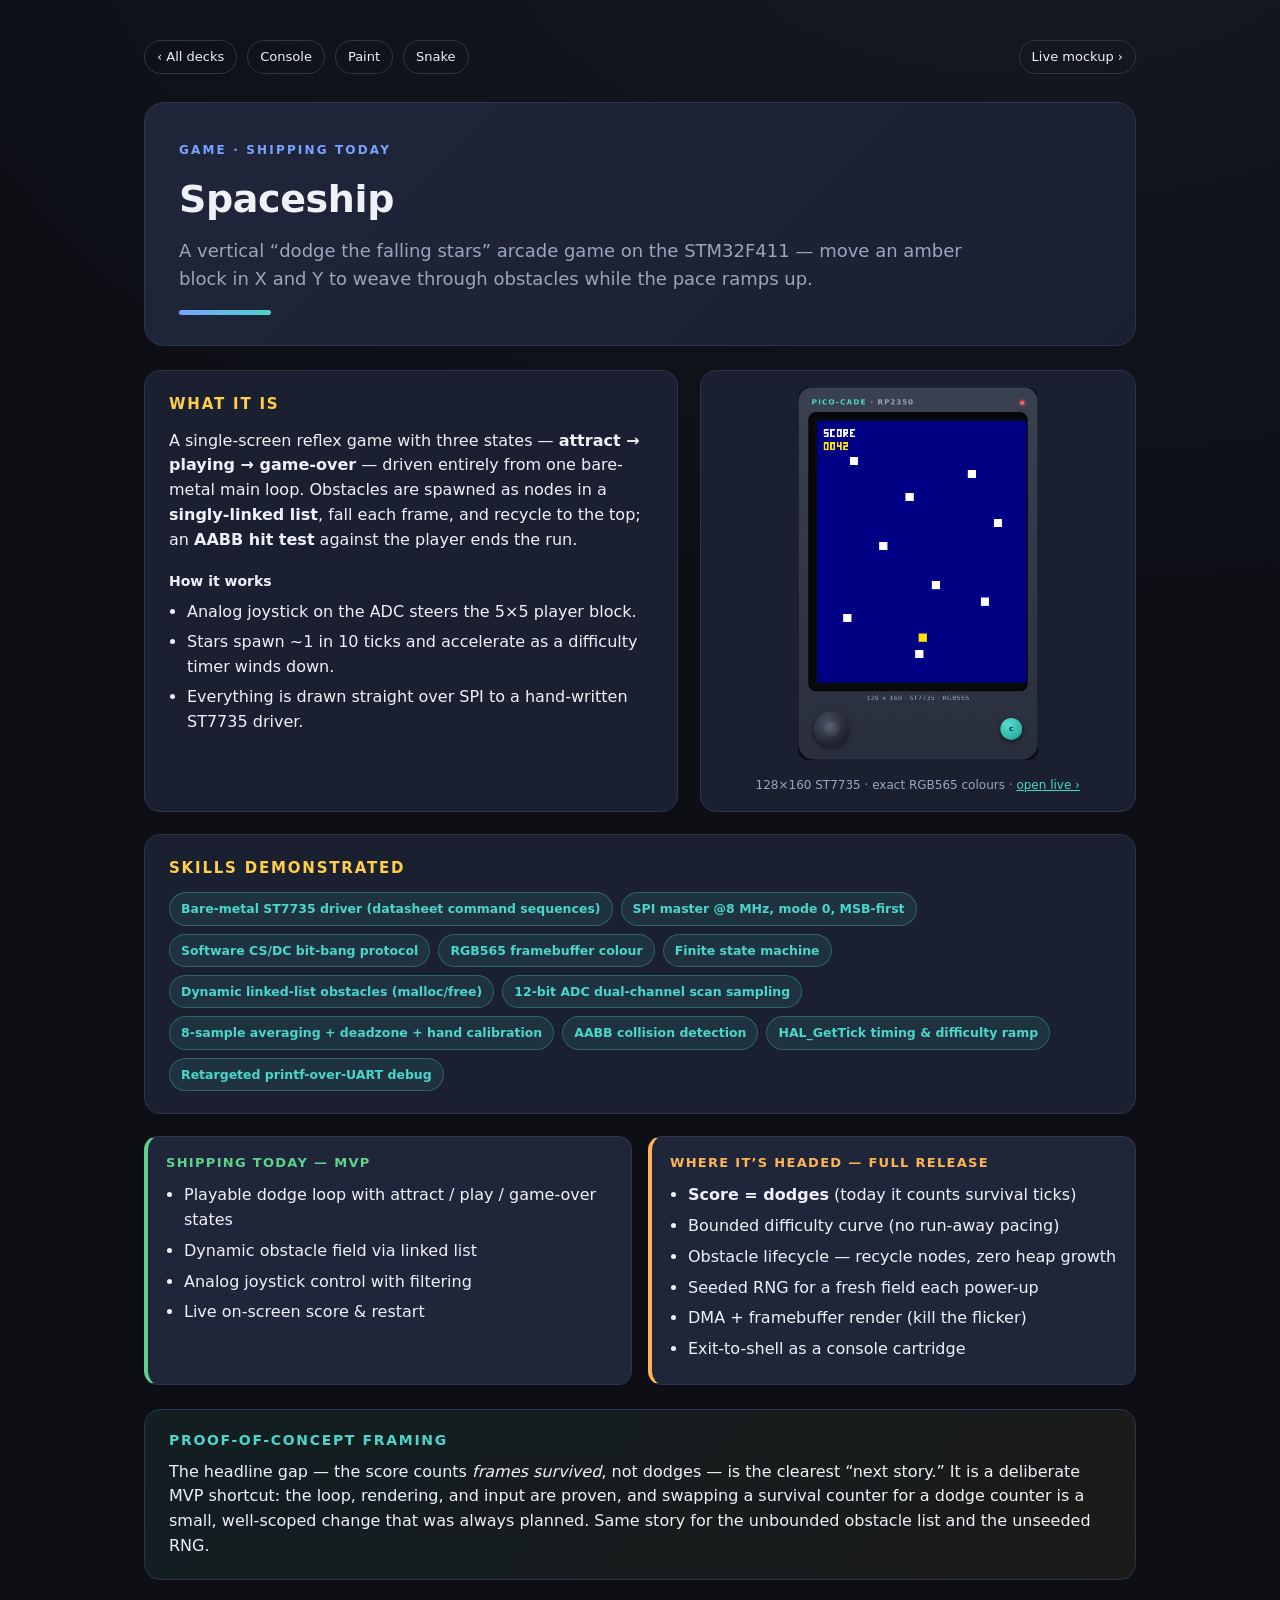
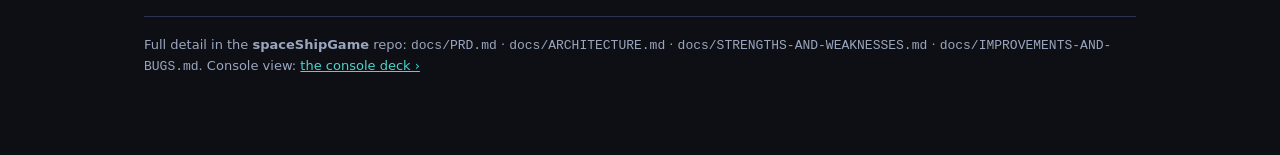
<file: docs/presentations/spaceship.html>
<!doctype html>
<html lang="en">
<head>
<meta charset="utf-8">
<meta name="viewport" content="width=device-width, initial-scale=1">
<title>Spaceship — PICO-CADE presentation</title>
<link rel="stylesheet" href="deck.css">
</head>
<body>
<div class="wrap">
  <nav class="topnav">
    <a href="index.html">‹ All decks</a>
    <a href="console.html">Console</a>
    <a href="paint.html">Paint</a>
    <a href="snake.html">Snake</a>
    <span class="spacer"></span>
    <a href="../mockups/spaceship.html">Live mockup ›</a>
  </nav>

  <header class="hero">
    <span class="tag" style="color:var(--space)">Game · shipping today</span>
    <h1>Spaceship</h1>
    <p class="lead">A vertical “dodge the falling stars” arcade game on the STM32F411 — move an
    amber block in X and Y to weave through obstacles while the pace ramps up.</p>
    <div class="accent-bar" style="background:linear-gradient(90deg,var(--space),var(--accent))"></div>
  </header>

  <div class="grid">
    <div class="card">
      <h2>What it is</h2>
      <p>A single-screen reflex game with three states — <b>attract → playing → game-over</b> —
      driven entirely from one bare-metal main loop. Obstacles are spawned as nodes in a
      <b>singly-linked list</b>, fall each frame, and recycle to the top; an <b>AABB hit test</b>
      against the player ends the run.</p>
      <h3>How it works</h3>
      <ul>
        <li>Analog joystick on the ADC steers the 5×5 player block.</li>
        <li>Stars spawn ~1 in 10 ticks and accelerate as a difficulty timer winds down.</li>
        <li>Everything is drawn straight over SPI to a hand-written ST7735 driver.</li>
      </ul>
    </div>
    <div class="preview">
      <a href="../mockups/spaceship.html"><img src="../mockups/spaceship-thumb.png" alt="Spaceship screen mockup" style="width:240px;max-width:100%;border-radius:10px"></a>
      <div class="cap">128×160 ST7735 · exact RGB565 colours · <a href="../mockups/spaceship.html">open live ›</a></div>
    </div>
  </div>

  <div class="card" style="margin-top:22px">
    <h2>Skills demonstrated</h2>
    <div class="chips">
      <span class="chip">Bare-metal ST7735 driver (datasheet command sequences)</span>
      <span class="chip">SPI master @8&nbsp;MHz, mode&nbsp;0, MSB-first</span>
      <span class="chip">Software CS/DC bit-bang protocol</span>
      <span class="chip">RGB565 framebuffer colour</span>
      <span class="chip">Finite state machine</span>
      <span class="chip">Dynamic linked-list obstacles (malloc/free)</span>
      <span class="chip">12-bit ADC dual-channel scan sampling</span>
      <span class="chip">8-sample averaging + deadzone + hand calibration</span>
      <span class="chip">AABB collision detection</span>
      <span class="chip">HAL_GetTick timing &amp; difficulty ramp</span>
      <span class="chip">Retargeted printf-over-UART debug</span>
    </div>
  </div>

  <div class="road" style="margin-top:22px">
    <div class="col now">
      <h4>Shipping today — MVP</h4>
      <ul>
        <li>Playable dodge loop with attract / play / game-over states</li>
        <li>Dynamic obstacle field via linked list</li>
        <li>Analog joystick control with filtering</li>
        <li>Live on-screen score &amp; restart</li>
      </ul>
    </div>
    <div class="col next">
      <h4>Where it’s headed — Full release</h4>
      <ul>
        <li><b>Score = dodges</b> (today it counts survival ticks)</li>
        <li>Bounded difficulty curve (no run-away pacing)</li>
        <li>Obstacle lifecycle — recycle nodes, zero heap growth</li>
        <li>Seeded RNG for a fresh field each power-up</li>
        <li>DMA + framebuffer render (kill the flicker)</li>
        <li>Exit-to-shell as a console cartridge</li>
      </ul>
    </div>
  </div>

  <div class="poc">
    <h2>Proof-of-concept framing</h2>
    <p>The headline gap — the score counts <i>frames survived</i>, not dodges — is the clearest
    “next story.” It is a deliberate MVP shortcut: the loop, rendering, and input are proven, and
    swapping a survival counter for a dodge counter is a small, well-scoped change that was always
    planned. Same story for the unbounded obstacle list and the unseeded RNG.</p>
  </div>

  <div class="foot">
    Full detail in the <b>spaceShipGame</b> repo: <code>docs/PRD.md</code> ·
    <code>docs/ARCHITECTURE.md</code> · <code>docs/STRENGTHS-AND-WEAKNESSES.md</code> ·
    <code>docs/IMPROVEMENTS-AND-BUGS.md</code>. Console view:
    <a href="console.html">the console deck ›</a>
  </div>
</div>
</body>
</html>
</file>
<file: docs/presentations/deck.css>
/* PICO-CADE interview presentation deck — shared styling.
   Goal: a hiring manager understands each game in ~30 seconds:
   what it is, the skills it demonstrates, and where it is headed. */

:root {
  --bg-0: #0d0f15;
  --bg-1: #161a24;
  --card: #1b2030;
  --card-2: #20263a;
  --edge: #2c3450;
  --text: #eef1f8;
  --muted: #9aa6be;
  --accent: #4ad6c8;
  --accent-2: #ffcf4a;
  --good: #5ed18a;
  --warn: #ffb454;
  --space: #7aa2ff;
  --paint: #ff7ab0;
  --snake: #67e08a;
  --console: #4ad6c8;
}

* { box-sizing: border-box; }
html, body {
  margin: 0;
  background: radial-gradient(1200px 800px at 80% -10%, var(--bg-1), var(--bg-0));
  color: var(--text);
  font-family: ui-sans-serif, system-ui, -apple-system, "Segoe UI", Roboto, sans-serif;
  line-height: 1.55;
}
a { color: var(--accent); }

.wrap { max-width: 1040px; margin: 0 auto; padding: 40px 24px 80px; }

.topnav {
  display: flex; flex-wrap: wrap; gap: 10px; align-items: center;
  font-size: 13px; color: var(--muted); margin-bottom: 28px;
}
.topnav a { text-decoration: none; padding: 6px 12px; border-radius: 999px;
  border: 1px solid var(--edge); color: var(--text); }
.topnav a:hover { border-color: var(--accent); }
.topnav .spacer { flex: 1; }

.hero {
  border-radius: 20px;
  padding: 34px 34px 30px;
  background: linear-gradient(135deg, var(--card-2), var(--card));
  border: 1px solid var(--edge);
  position: relative;
  overflow: hidden;
}
.hero .tag {
  display: inline-block; font-size: 12px; letter-spacing: 0.18em;
  text-transform: uppercase; color: var(--accent); font-weight: 700; margin-bottom: 10px;
}
.hero h1 { margin: 0 0 8px; font-size: 38px; letter-spacing: -0.01em; }
.hero p.lead { margin: 0; font-size: 18px; color: var(--muted); max-width: 70ch; }
.accent-bar { height: 5px; border-radius: 5px; width: 92px; margin-top: 18px;
  background: linear-gradient(90deg, var(--accent), var(--accent-2)); }

.grid { display: grid; grid-template-columns: 1.1fr 0.9fr; gap: 22px; margin-top: 24px; }
@media (max-width: 820px) { .grid { grid-template-columns: 1fr; } }

.card {
  background: var(--card); border: 1px solid var(--edge);
  border-radius: 16px; padding: 22px 24px;
}
.card h2 { margin: 0 0 12px; font-size: 15px; letter-spacing: 0.12em;
  text-transform: uppercase; color: var(--accent-2); }
.card h3 { margin: 18px 0 8px; font-size: 14px; color: var(--text); }
.card p { margin: 0 0 10px; color: var(--text); }
.card ul { margin: 6px 0 0; padding-left: 18px; color: var(--text); }
.card li { margin: 5px 0; }
.muted { color: var(--muted); }

/* skill chips */
.chips { display: flex; flex-wrap: wrap; gap: 8px; }
.chip {
  font-size: 12.5px; font-weight: 600;
  padding: 6px 11px; border-radius: 999px;
  background: rgba(74,214,200,0.10); color: var(--accent);
  border: 1px solid rgba(74,214,200,0.30);
}
.chip.alt { background: rgba(255,207,74,0.10); color: var(--accent-2);
  border-color: rgba(255,207,74,0.30); }

/* roadmap two-column */
.road { display: grid; grid-template-columns: 1fr 1fr; gap: 16px; }
@media (max-width: 640px) { .road { grid-template-columns: 1fr; } }
.road .col { background: var(--card-2); border: 1px solid var(--edge);
  border-radius: 14px; padding: 16px 18px; }
.road .col.now { border-left: 4px solid var(--good); }
.road .col.next { border-left: 4px solid var(--warn); }
.road .col h4 { margin: 0 0 10px; font-size: 13px; letter-spacing: 0.1em;
  text-transform: uppercase; }
.road .now h4 { color: var(--good); }
.road .next h4 { color: var(--warn); }
.road ul { margin: 0; padding-left: 18px; }
.road li { margin: 6px 0; }

/* device preview iframe */
.preview {
  background: var(--card); border: 1px solid var(--edge);
  border-radius: 16px; padding: 16px; text-align: center;
}
.preview iframe {
  width: 100%; height: 560px; border: 0; border-radius: 12px;
  background: var(--bg-0);
}
.preview .cap { font-size: 12px; color: var(--muted); margin-top: 8px; }

.poc {
  margin-top: 24px; border-radius: 16px; padding: 20px 24px;
  background: linear-gradient(135deg, rgba(74,214,200,0.08), rgba(255,207,74,0.06));
  border: 1px solid var(--edge);
}
.poc h2 { margin: 0 0 8px; font-size: 14px; letter-spacing: 0.12em;
  text-transform: uppercase; color: var(--accent); }
.poc p { margin: 0; color: var(--text); }

.foot { margin-top: 36px; font-size: 13px; color: var(--muted);
  border-top: 1px solid var(--edge); padding-top: 18px; }

/* landing gallery cards */
.gallery { display: grid; grid-template-columns: repeat(2, 1fr); gap: 20px; margin-top: 26px; }
@media (max-width: 760px) { .gallery { grid-template-columns: 1fr; } }
.gcard {
  display: block; text-decoration: none; color: var(--text);
  background: var(--card); border: 1px solid var(--edge);
  border-radius: 16px; padding: 22px 24px; transition: border-color .15s, transform .15s;
}
.gcard:hover { border-color: var(--accent); transform: translateY(-2px); }
.gcard .dot { width: 10px; height: 10px; border-radius: 50%; display: inline-block; margin-right: 8px; }
.gcard h3 { margin: 6px 0 6px; font-size: 20px; }
.gcard p { margin: 0; color: var(--muted); font-size: 14px; }
.gcard .arrow { color: var(--accent); font-size: 13px; margin-top: 12px; display: inline-block; }
</file>
<file: docs/mockups/device.css>
/* PICO-CADE shared device-mockup styling
   One source of truth for every screen mockup (dashboard / spaceship / paint / snake).
   The screen is a true 128x160 ST7735 canvas scaled up with nearest-neighbour
   so it reads as the real RGB565 panel. */

:root {
  --bg-0: #11131a;
  --bg-1: #1b1f2b;
  --body: #2a2f3d;
  --body-edge: #3a4150;
  --bezel: #0a0c10;
  --accent: #4ad6c8;
  --accent-2: #ffcf4a;
  --text: #e8ecf4;
  --muted: #9aa3b5;
  --scale: 3;            /* 128x160 -> 384x480 */
}

* { box-sizing: border-box; }

html, body {
  margin: 0;
  min-height: 100%;
  background: radial-gradient(1200px 700px at 50% -10%, var(--bg-1), var(--bg-0));
  color: var(--text);
  font-family: ui-sans-serif, system-ui, -apple-system, "Segoe UI", Roboto, sans-serif;
}

.stage {
  min-height: 100vh;
  display: flex;
  flex-direction: column;
  align-items: center;
  justify-content: center;
  gap: 18px;
  padding: 32px 16px;
}

.screen-title {
  font-size: 13px;
  letter-spacing: 0.22em;
  text-transform: uppercase;
  color: var(--muted);
  margin: 0;
}

/* ----- the handheld body ----- */
.device {
  width: calc(128px * var(--scale) + 56px);
  background: linear-gradient(180deg, var(--body-edge), var(--body));
  border: 1px solid #11151d;
  border-radius: 26px 26px 30px 30px;
  padding: 18px 20px 22px;
  box-shadow:
    0 1px 0 rgba(255,255,255,0.06) inset,
    0 24px 60px rgba(0,0,0,0.55),
    0 4px 14px rgba(0,0,0,0.4);
}

.brand-row {
  display: flex;
  align-items: center;
  justify-content: space-between;
  padding: 2px 4px 12px;
}
.brand {
  font-weight: 800;
  letter-spacing: 0.18em;
  font-size: 13px;
  color: var(--accent);
}
.brand .sub { color: var(--muted); font-weight: 600; letter-spacing: 0.14em; }
.power-led {
  width: 8px; height: 8px; border-radius: 50%;
  background: #ff5d5d; box-shadow: 0 0 8px #ff5d5d;
}

/* ----- screen ----- */
.bezel {
  background: var(--bezel);
  border-radius: 12px;
  padding: 14px;
  box-shadow: 0 0 0 2px #04060a, 0 8px 20px rgba(0,0,0,0.5) inset;
}
canvas.screen {
  display: block;
  width: calc(128px * var(--scale));
  height: calc(160px * var(--scale));
  image-rendering: pixelated;
  image-rendering: crisp-edges;
  border-radius: 3px;
  background: #000;
}
.screen-meta {
  text-align: center;
  font-size: 11px;
  color: var(--muted);
  margin-top: 8px;
  letter-spacing: 0.08em;
}

/* ----- controls ----- */
.controls {
  display: flex;
  align-items: center;
  justify-content: space-between;
  padding: 18px 8px 2px;
}
.stick {
  width: 64px; height: 64px; border-radius: 50%;
  background: radial-gradient(circle at 38% 32%, #4a5160, #20242f 70%);
  box-shadow: 0 4px 10px rgba(0,0,0,0.5), 0 1px 0 rgba(255,255,255,0.08) inset;
  position: relative;
}
.stick::after {
  content: ""; position: absolute; inset: 18px;
  border-radius: 50%;
  background: radial-gradient(circle at 38% 32%, #5b6374, #2b3140);
}
.btns { display: flex; gap: 14px; align-items: center; }
.btn {
  width: 40px; height: 40px; border-radius: 50%;
  background: radial-gradient(circle at 36% 30%, #565d6e, #2a2f3c);
  box-shadow: 0 4px 9px rgba(0,0,0,0.5), 0 1px 0 rgba(255,255,255,0.07) inset;
  display: flex; align-items: center; justify-content: center;
  font-size: 11px; font-weight: 700; color: var(--text);
}
.btn.accent { background: radial-gradient(circle at 36% 30%, #58e0d2, #1f9c90); color:#06231f; }

.legend {
  max-width: calc(128px * var(--scale) + 56px);
  font-size: 12px; line-height: 1.5; color: var(--muted);
  text-align: center;
}
.legend b { color: var(--text); }
.backlink { font-size: 12px; }
.backlink a { color: var(--accent); text-decoration: none; }
.backlink a:hover { text-decoration: underline; }
.note {
  font-size: 11px; color: var(--muted); font-style: italic;
  max-width: calc(128px * var(--scale) + 56px); text-align:center;
}
</file>
